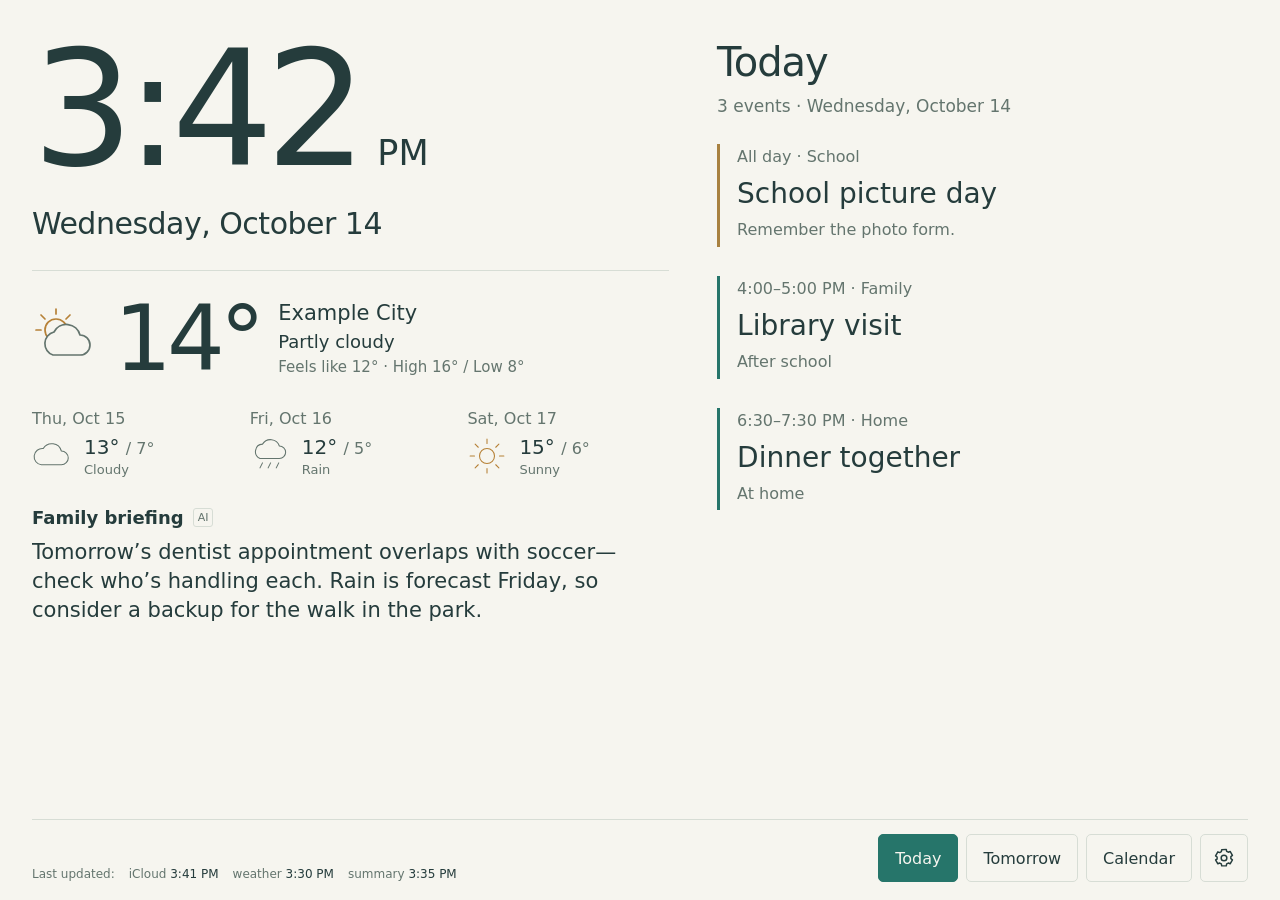
<file: design/native-ui/index.html>
<!doctype html>
<html lang="en">
<head>
<meta charset="utf-8">
<meta name="viewport" content="width=device-width,initial-scale=1">
<meta name="color-scheme" content="light dark">
<meta name="referrer" content="no-referrer">
<link rel="icon" href="data:image/svg+xml,%3Csvg xmlns='http://www.w3.org/2000/svg' viewBox='0 0 24 24'%3E%3Ccircle cx='12' cy='12' r='8' fill='%2326756a'/%3E%3C/svg%3E">
<title>Porthole · Native layout mockup</title>
<style>
:root{--bg:#f6f5ef;--text:#253c3c;--muted:#64756e;--line:#d7ddd5;--accent:#26756a;--active:#e3ebe3;--paper:#fffefa;--sun:#b68137;--warning:#985222;--warning-bg:#f5e9d9;--school:#a88140;color-scheme:light}
*{box-sizing:border-box}body{margin:0;background:var(--bg);color:var(--text);font-family:"DejaVu Sans",Arial,sans-serif}body.dark{--bg:#171d25;--text:#e6ebe9;--muted:#a3b3b8;--line:#39464f;--accent:#82c6b6;--active:#28564d;--paper:#202a33;--sun:#d7b16b;--warning:#efba83;--warning-bg:#3d3029;--school:#d1b174;color-scheme:dark}
button,input,textarea{font:inherit}button{color:inherit;cursor:pointer;background:transparent;border:1px solid var(--line);border-radius:5px;min-height:48px;padding:10px 18px;touch-action:manipulation}button:hover{background:var(--active)}button:focus-visible,input:focus-visible,textarea:focus-visible{outline:3px solid var(--accent);outline-offset:3px}button[aria-pressed="true"],button[aria-selected="true"]{background:var(--accent);color:var(--bg);border-color:var(--accent)}body.dark button[aria-pressed="true"],body.dark button[aria-selected="true"]{color:#13241f}h1,h2,h3,p{margin:0}svg{display:block;flex:none}.symbols{position:absolute;width:0;height:0;overflow:hidden}[hidden]{display:none!important}
.display{height:100dvh;min-height:600px;min-width:640px;padding:30px 32px 18px;display:flex;flex-direction:column;gap:20px}.board{display:grid;grid-template-columns:minmax(0,1.2fr) minmax(0,1fr);gap:48px;min-height:0;flex:1}.conditions{min-width:0;display:flex;flex-direction:column}.clock-line{display:flex;align-items:baseline;gap:18px;white-space:nowrap}.clock{font-size:160px;line-height:1;font-weight:400;letter-spacing:-8px;font-variant-numeric:tabular-nums}.meridiem{font-size:35px;line-height:1;letter-spacing:0}.date{font-size:30px;line-height:1.35;margin:14px 0 25px;letter-spacing:-.5px}.weather{border-top:1px solid var(--line);padding-top:22px}.weather-now{display:flex;align-items:center;gap:18px}.weather-now .wx{width:64px;height:64px}.temperature{font-size:91px;line-height:1;letter-spacing:-5px}.weather-copy{display:flex;flex-direction:column;gap:6px}.weather-copy h2{font-size:21px;font-weight:500}.weather-copy p{font-size:18px}.weather-copy .feels{font-size:15px;color:var(--muted)}.wx{width:40px;height:40px;color:var(--muted);stroke-width:1.7}.wx .sun{color:var(--sun)}.forecast{display:grid;grid-template-columns:repeat(3,minmax(0,1fr));gap:16px;margin-top:25px}.forecast-day{display:grid;grid-template-columns:40px minmax(0,1fr);gap:7px 12px;align-items:center}.forecast-day h3{grid-column:1/-1;font-size:16px;font-weight:400;color:var(--muted)}.forecast-temp{font-size:20px;white-space:nowrap}.low{color:var(--muted);font-size:16px}.forecast-condition{display:block;color:var(--muted);font-size:13px;margin-top:3px}
.briefing{margin-top:30px;min-height:142px;max-height:142px;overflow:hidden}.briefing-heading{display:flex;align-items:center;gap:9px;margin-bottom:10px}.briefing h2{font-size:18px;font-weight:600}.ai-label{font-size:11px;color:var(--muted);border:1px solid var(--line);border-radius:3px;padding:2px 4px}.briefing-text{font-size:21px;line-height:1.4;max-height:89px;height:89px;overflow:hidden;overflow-wrap:anywhere;display:-webkit-box;-webkit-box-orient:vertical;-webkit-line-clamp:3}.briefing-note{font-size:12px;color:var(--muted);margin-top:5px}
.agenda{display:flex;flex-direction:column;min-height:0;min-width:0;padding-top:8px}.agenda h1{font-size:40px;line-height:1.2;font-weight:400;letter-spacing:-1px}.agenda-caption{font-size:17px;color:var(--muted);margin-top:10px}.events{margin-top:28px;overflow:auto;min-height:0;scrollbar-width:thin;scrollbar-color:var(--line) transparent;padding-right:8px}.event{border-left:3px solid var(--accent);padding:2px 0 5px 17px;margin-bottom:29px}.event.school{border-color:var(--school)}.event-meta{font-size:16px;color:var(--muted);line-height:1.4}.event h2{font-weight:400;font-size:28px;line-height:1.25;margin-top:8px;overflow-wrap:anywhere}.event-place{font-size:16px;color:var(--muted);margin-top:8px;line-height:1.4}.empty{font-size:24px;line-height:1.4;max-width:340px}.empty-note{font-size:16px;color:var(--muted);margin-top:12px}.control-bar{display:grid;grid-template-columns:minmax(0,1fr) auto;align-items:center;gap:20px;border-top:1px solid var(--line);padding-top:14px;flex-shrink:0}.updated{align-self:end;display:flex;flex-wrap:wrap;align-items:baseline;column-gap:14px;row-gap:5px;font-size:12px;line-height:1.35;color:var(--muted)}.updated-label{white-space:nowrap}.source-time{white-space:nowrap}.source-time time{color:var(--text)}.source-time.warning,.source-time.warning time{color:var(--warning)}.navigation{display:flex;align-items:center;gap:8px;white-space:nowrap}.navigation button{font-size:16px;padding:10px 16px}.navigation .gear{width:48px;min-width:48px;padding:12px;position:relative}.gear svg{width:22px;height:22px}.issue-count{position:absolute;right:-5px;top:-5px;min-width:19px;height:19px;border-radius:10px;background:var(--warning);color:var(--bg);font-size:11px;display:grid;place-items:center;border:2px solid var(--bg)}
.calendar-pane{display:flex;flex-direction:column;min-height:0;min-width:0}.month-header{display:flex;align-items:center;justify-content:space-between;margin-bottom:24px;gap:14px}.month-header h2{font-size:30px;line-height:1.2;font-weight:400;letter-spacing:-.5px}.month-actions{display:flex;gap:8px}.month-actions button{padding:8px 12px}.weekdays{display:grid;grid-template-columns:repeat(7,1fr);text-align:center;color:var(--muted);font-size:13px;margin-bottom:8px}.month-grid{display:grid;grid-template-columns:repeat(7,minmax(0,1fr));grid-template-rows:repeat(6,minmax(48px,1fr));flex:1;min-height:0;gap:5px}.month-day{border:0;border-radius:5px;padding:10px 0;display:flex;flex-direction:column;align-items:center;justify-content:center;gap:9px;font-size:20px}.month-day.outside{color:var(--muted);opacity:.45}.month-day.today{box-shadow:inset 0 0 0 1px var(--accent)}.day-dots{height:4px;display:flex;gap:4px}.day-dots i{background:var(--accent);width:4px;height:4px;border-radius:100%}.day-dots i.school{background:var(--school)}.calendar-legend{display:flex;gap:20px;margin-top:18px;font-size:12px;color:var(--muted)}.calendar-legend span{display:flex;align-items:center;gap:7px}.legend-dot{width:5px;height:5px;border-radius:100%;background:var(--accent)}.legend-dot.school{background:var(--school)}
dialog{color:var(--text);background:var(--bg);border:1px solid var(--line);border-radius:8px;inset:18px;margin:auto;width:calc(100% - 36px);height:calc(100dvh - 36px);max-width:1244px;max-height:1244px;padding:26px 28px;box-shadow:0 16px 64px #0002;overflow:hidden}dialog::backdrop{background:#101f264a}.settings-shell{height:100%;display:flex;flex-direction:column;gap:24px}.settings-header{display:flex;align-items:center;justify-content:space-between;gap:16px}.settings-header h2{font-size:32px;letter-spacing:-.5px;font-weight:400}.settings-tabs{display:flex;gap:8px;overflow-x:auto;flex-shrink:0}.settings-tabs button{font-size:15px;padding:10px 16px;white-space:nowrap}.settings-content{min-height:0;flex:1;overflow:auto;scrollbar-width:thin;padding:2px 4px 20px}.settings-content h3{font-weight:500;font-size:24px;margin-bottom:12px}.settings-content p{font-size:17px;line-height:1.5;max-width:730px}.muted{color:var(--muted)}.setting-section+.setting-section{border-top:1px solid var(--line);padding-top:24px;margin-top:24px}.action-row{display:flex;flex-wrap:wrap;gap:10px;margin-top:18px}.setting-note{font-size:13px!important;color:var(--muted);margin-top:12px}.settings-foot{font-size:12px;color:var(--muted);border-top:1px solid var(--line);padding-top:12px}.theme-options button{min-width:130px}.settings-field{display:block;margin-top:20px}.settings-field span{display:block;font-size:15px;margin-bottom:8px}textarea{display:block;width:min(100%,740px);height:85px;resize:vertical;color:var(--text);background:var(--paper);border:1px solid var(--line);border-radius:4px;padding:12px;font-size:16px;line-height:1.4}.service-table{width:100%;border-collapse:collapse;margin-top:18px;font-size:15px}.service-table th,.service-table td{text-align:left;padding:15px 12px;border-bottom:1px solid var(--line);font-weight:400}.service-table th{font-size:12px;color:var(--muted);padding-top:5px}.service-table td:first-child{padding-left:0}.healthy{color:var(--accent)}.warning-text{color:var(--warning)}.issue{margin-top:20px;border-left:3px solid var(--warning);padding:12px 16px;background:var(--warning-bg)}.issue h4{font-size:17px;font-weight:500;margin:0 0 8px}.issue p{font-size:15px}.issue time{font-size:12px;color:var(--muted)}.debug-facts{display:grid;grid-template-columns:repeat(3,minmax(0,1fr));gap:20px;margin-top:22px}.debug-fact strong{display:block;font-size:22px;font-weight:500}.debug-fact span{display:block;color:var(--muted);font-size:13px;margin-top:5px}.status-feedback{min-height:20px;font-size:13px!important;color:var(--accent);margin-top:12px}
@media(max-width:960px){.display{padding:24px 26px 16px;gap:20px}.board{grid-template-columns:1fr;grid-template-rows:auto minmax(0,1fr);gap:28px}.clock{font-size:118px;letter-spacing:-6px}.meridiem{font-size:30px}.date{font-size:27px;margin:12px 0 22px}.weather-now{gap:18px}.weather-copy{gap:6px}.temperature{font-size:80px}.forecast{margin-top:20px}.briefing{margin-top:25px;min-height:136px;max-height:136px}.briefing-text{font-size:20px;line-height:1.4;max-height:85px;height:85px}.agenda{padding-top:0}.agenda h1{font-size:34px}.events{margin-top:22px}.event h2{font-size:27px}.event{margin-bottom:24px}.control-bar{gap:14px}.updated{column-gap:9px;font-size:11px;max-width:350px}.navigation button{font-size:14px;padding:10px 13px}.navigation{gap:6px}.month-grid{min-height:345px}.calendar-pane{height:495px}.month-header{margin-bottom:15px}.settings-tabs button{padding:10px 12px;font-size:14px}.debug-facts{gap:12px}}
@media(min-width:961px) and (max-height:720px){.display{padding-top:24px;gap:16px}.clock{font-size:127px}.date{font-size:27px;margin-bottom:18px}.weather{padding-top:18px}.temperature{font-size:77px}.weather-now .wx{width:52px;height:52px}.forecast{margin-top:18px}.briefing{margin-top:22px}.briefing-text{font-size:19px;line-height:1.4;max-height:81px;height:81px}.agenda h1{font-size:35px}.event{margin-bottom:21px}.event h2{font-size:25px}}
</style>
</head>
<body>
<svg class="symbols" xmlns="http://www.w3.org/2000/svg" aria-hidden="true"><defs>
<symbol id="sunny" viewBox="0 0 64 64"><g fill="none" stroke="currentColor" stroke-linecap="round" class="sun" style="color:var(--sun)"><circle cx="32" cy="32" r="12"/><path d="M32 5v7m0 40v7M5 32h7m40 0h7M13 13l5 5m28 28 5 5M13 51l5-5m28-28 5-5"/></g></symbol>
<symbol id="cloudy" viewBox="0 0 64 64"><path fill="none" stroke="currentColor" stroke-linejoin="round" d="M15 46h32a11 11 0 0 0 0-22 16 16 0 0 0-29-4 13 13 0 0 0-3 26Z"/></symbol>
<symbol id="partly-cloudy" viewBox="0 0 64 64"><g fill="none" stroke="currentColor" stroke-linecap="round" class="sun" style="color:var(--sun)"><circle cx="24" cy="24" r="11"/><path d="M24 3v5M4 24h5M9 9l4 4m25-4-4 4"/></g><path fill="var(--bg)" stroke="currentColor" stroke-linejoin="round" d="M21 49h27a10 10 0 0 0 0-20 14 14 0 0 0-26-3 12 12 0 0 0-1 23Z"/></symbol>
<symbol id="rain" viewBox="0 0 64 64"><g fill="none" stroke="currentColor" stroke-linecap="round" stroke-linejoin="round"><path d="M16 36h31a10 10 0 0 0 0-20 15 15 0 0 0-27-3 12 12 0 0 0-4 23Z"/><path d="m20 43-4 8m17-8-4 8m17-8-4 8"/></g></symbol>
<symbol id="gear" viewBox="0 0 24 24"><g fill="none" stroke="currentColor" stroke-width="1.6" stroke-linejoin="round"><path d="m9.5 3-.4 2.1-1.8 1-2-.8-2.5 4.3 1.7 1.3v2.2L2.8 14l2.5 4.3 2-.8 1.8 1 .4 2.1h5l.4-2.1 1.8-1 2 .8 2.5-4.3-1.7-1.3v-2.2l1.7-1.3-2.5-4.3-2 .8-1.8-1-.4-2.1z"/><circle cx="12" cy="12" r="3.1"/></g></symbol>
</defs></svg>
<div class="display" id="display">
 <main class="board" id="board">
  <section class="conditions" id="conditions" aria-label="Clock, Weather and family briefing">
   <div class="clock-line" aria-label="3:42 PM"><span class="clock">3:42</span><span class="meridiem">PM</span></div>
   <p class="date">Wednesday, October 14</p>
   <section class="weather" aria-label="Weather">
    <div class="weather-now"><svg class="wx" role="img" aria-label="Partly cloudy"><use href="#partly-cloudy"/></svg><span class="temperature">14°</span><div class="weather-copy"><h2>Example City</h2><p>Partly cloudy</p><p class="feels">Feels like 12° · High 16° / Low 8°</p></div></div>
    <div class="forecast">
     <div class="forecast-day"><h3>Thu, Oct 15</h3><svg class="wx" role="img" aria-label="Cloudy"><use href="#cloudy"/></svg><div class="forecast-temp">13° <span class="low">/ 7°</span><span class="forecast-condition">Cloudy</span></div></div>
     <div class="forecast-day"><h3>Fri, Oct 16</h3><svg class="wx" role="img" aria-label="Rain"><use href="#rain"/></svg><div class="forecast-temp">12° <span class="low">/ 5°</span><span class="forecast-condition">Rain</span></div></div>
     <div class="forecast-day"><h3>Sat, Oct 17</h3><svg class="wx" role="img" aria-label="Sunny"><use href="#sunny"/></svg><div class="forecast-temp">15° <span class="low">/ 6°</span><span class="forecast-condition">Sunny</span></div></div>
    </div>
   </section>
   <section class="briefing" aria-labelledby="briefing-title"><div class="briefing-heading"><h2 id="briefing-title">Family briefing</h2><span class="ai-label">AI</span></div><p class="briefing-text" id="briefing-text"></p><p class="briefing-note" id="briefing-note" hidden>Last successful briefing · source data is stale</p></section>
  </section>
  <section class="calendar-pane" id="calendar-pane" aria-label="Month calendar" hidden><div class="month-header"><h2 id="month-title">October 2026</h2><div class="month-actions"><button id="previous-month" aria-label="Previous month">‹</button><button id="calendar-today">This month</button><button id="next-month" aria-label="Next month">›</button></div></div><div class="weekdays" aria-hidden="true"><span>Sun</span><span>Mon</span><span>Tue</span><span>Wed</span><span>Thu</span><span>Fri</span><span>Sat</span></div><div class="month-grid" id="month-grid"></div><div class="calendar-legend"><span><i class="legend-dot"></i>Family</span><span><i class="legend-dot school"></i>School</span></div></section>
  <section class="agenda" aria-labelledby="agenda-title"><h1 id="agenda-title">Today</h1><p class="agenda-caption" id="agenda-caption">3 events · Wednesday, October 14</p><div class="events" id="events"></div></section>
 </main>
 <footer class="control-bar"><div class="updated" aria-label="Last updated"><span class="updated-label">Last updated:</span><span class="source-time">iCloud <time>3:41 PM</time></span><span class="source-time" id="weather-updated">weather <time>3:30 PM</time></span><span class="source-time">summary <time>3:35 PM</time></span></div><nav class="navigation" aria-label="Dashboard views and settings"><button data-view="today" aria-pressed="true">Today</button><button data-view="tomorrow" aria-pressed="false">Tomorrow</button><button data-view="calendar" aria-pressed="false">Calendar</button><button class="gear" id="open-settings" aria-label="Settings" title="Settings"><svg aria-hidden="true"><use href="#gear"/></svg><span class="issue-count" id="issue-count" hidden>1</span></button></nav></footer>
</div>
<dialog id="settings" aria-labelledby="settings-title"><div class="settings-shell"><header class="settings-header"><h2 id="settings-title">Settings</h2><button id="close-settings">Back to dashboard</button></header><nav class="settings-tabs" aria-label="Settings sections" role="tablist"><button data-settings="wifi" role="tab" aria-selected="true" aria-controls="settings-content">Wi-Fi</button><button data-settings="icloud" role="tab" aria-selected="false" aria-controls="settings-content">iCloud</button><button data-settings="display" role="tab" aria-selected="false" aria-controls="settings-content">Display</button><button data-settings="data" role="tab" aria-selected="false" aria-controls="settings-content">Data</button><button data-settings="ai" role="tab" aria-selected="false" aria-controls="settings-content">AI</button><button data-settings="debug" role="tab" aria-selected="false" aria-controls="settings-content">Errors & debugging</button></nav><div class="settings-content" id="settings-content" role="tabpanel"></div><p class="settings-foot">Interactive layout mockup · All events, weather, times and diagnostics are fictional. No live connections.</p></div></dialog>
<script>
'use strict';
const today='2026-10-14', tomorrow='2026-10-15';
const samples={
 '2026-10-14':[{time:'All day',calendar:'School',title:'School picture day',place:'Remember the photo form.',school:true},{time:'4:00–5:00 PM',calendar:'Family',title:'Library visit',place:'After school'},{time:'6:30–7:30 PM',calendar:'Home',title:'Dinner together',place:'At home'}],
 '2026-10-15':[{time:'3:30–4:30 PM',calendar:'Family',title:'Dentist appointment',place:'Downtown dental clinic'},{time:'4:00–5:00 PM',calendar:'Family',title:'Soccer practice',place:'Community field'},{time:'7:00–8:00 PM',calendar:'School',title:'Parent council meeting',place:'School library',school:true}],
 '2026-10-16':[{time:'5:00–6:00 PM',calendar:'Family',title:'Walk in the park',place:'Weather permitting'}],
 '2026-10-17':[{time:'10:00 AM–12:00 PM',calendar:'Family',title:'Visit the farmers’ market',place:'Town square'}]
};
const originalBriefing='Tomorrow’s dentist appointment overlaps with soccer—check who’s handling each. Rain is forecast Friday, so consider a backup for the walk in the park.';
let view='today',selectedDay=today,month=new Date(2026,9,1),settingsTab='wifi',weatherError=false;
let briefing=originalBriefing;
const byId=id=>document.getElementById(id);
const make=(tag,className,text)=>{const node=document.createElement(tag);if(className)node.className=className;if(text!==undefined)node.textContent=text;return node;};
function setBriefing(value){briefing=Array.from(value).slice(0,280).join('');byId('briefing-text').textContent=briefing;}
function dateLabel(iso,options){return new Date(iso+'T12:00:00').toLocaleDateString('en-CA',options);}
function renderAgenda(){
 const events=samples[selectedDay]||[];
 byId('agenda-title').textContent=view==='today'?'Today':view==='tomorrow'?'Tomorrow':dateLabel(selectedDay,{weekday:'long',month:'short',day:'numeric'});
 byId('agenda-caption').textContent=events.length+' '+(events.length===1?'event':'events')+' · '+dateLabel(selectedDay,{weekday:'long',month:'long',day:'numeric'});
 const container=byId('events');container.replaceChildren();
 for(const event of events){const item=make('article','event'+(event.school?' school':''));item.append(make('p','event-meta',event.time+' · '+event.calendar),make('h2','',event.title),make('p','event-place',event.place));container.append(item);}
 if(!events.length){container.append(make('p','empty','Nothing scheduled for this day.'),make('p','empty-note','A little breathing room.'));}
}
function setView(next){view=next;selectedDay=next==='tomorrow'?tomorrow:today;byId('conditions').hidden=next==='calendar';byId('calendar-pane').hidden=next!=='calendar';for(const button of document.querySelectorAll('[data-view]'))button.setAttribute('aria-pressed',String(button.dataset.view===next));if(next==='calendar')renderMonth();renderAgenda();}
function iso(date){return date.getFullYear()+'-'+String(date.getMonth()+1).padStart(2,'0')+'-'+String(date.getDate()).padStart(2,'0');}
function renderMonth(){
 byId('month-title').textContent=month.toLocaleDateString('en-CA',{month:'long',year:'numeric'});const grid=byId('month-grid');grid.replaceChildren();const first=new Date(month.getFullYear(),month.getMonth(),1-month.getDay());
 for(let index=0;index<42;index++){const date=new Date(first.getFullYear(),first.getMonth(),first.getDate()+index),day=iso(date);const button=make('button','month-day'+(date.getMonth()!==month.getMonth()?' outside':'')+(day===today?' today':''));button.setAttribute('aria-label',dateLabel(day,{weekday:'long',month:'long',day:'numeric'})+((samples[day]||[]).length?' · '+samples[day].length+' events':''));button.setAttribute('aria-pressed',String(day===selectedDay));button.append(make('span','',String(date.getDate())));const dots=make('span','day-dots');dots.setAttribute('aria-hidden','true');for(const event of (samples[day]||[]).slice(0,3))dots.append(make('i',event.school?'school':''));button.append(dots);button.addEventListener('click',()=>{selectedDay=day;renderMonth();renderAgenda();});grid.append(button);}
}
function button(text,action){const element=make('button','',text);element.type='button';element.addEventListener('click',action);return element;}
function setTheme(dark){document.body.classList.toggle('dark',dark);if(settingsTab==='display')renderSettings();}
function setError(active){weatherError=active;byId('weather-updated').classList.toggle('warning',active);byId('weather-updated').replaceChildren(document.createTextNode('weather '),make('time','',active?'3:30 PM · stale':'3:30 PM'));byId('issue-count').hidden=!active;byId('open-settings').setAttribute('aria-label',active?'Settings · 1 issue':'Settings');byId('briefing-note').hidden=!active;if(settingsTab==='debug')renderSettings();}
function renderSettings(){
 const target=byId('settings-content');target.replaceChildren();for(const tab of document.querySelectorAll('[data-settings]'))tab.setAttribute('aria-selected',String(tab.dataset.settings===settingsTab));
 const section=make('section','setting-section');target.append(section);
 const paragraph=(text,muted=false)=>section.append(make('p',muted?'muted':'',text));
 const actions=(...values)=>{const row=make('div','action-row');row.append(...values);section.append(row);return row;};
 if(settingsTab==='wifi'){section.append(make('h3','','Wi-Fi'));paragraph('Connected to your saved network.');paragraph('The frame reconnects automatically after restarting.',true);actions(button('Choose a different network',()=>{feedback('The native Wi-Fi picker would open here.');}));}
 else if(settingsTab==='icloud'){section.append(make('h3','','iCloud calendars'));paragraph('Account remembered · Calendar checked at 3:41 PM.');paragraph('Selected calendars: Family, Home, School.',true);actions(button('Change calendars',()=>feedback('The calendar selection would open here.')),button('Replace password',()=>feedback('A password form with Show password would open here.')));}
 else if(settingsTab==='display'){section.append(make('h3','','Appearance'));paragraph('Choose a look. Rotation follows the frame.',true);const light=button('Light',()=>setTheme(false)),dark=button('Dark',()=>setTheme(true));light.setAttribute('aria-pressed',String(!document.body.classList.contains('dark')));dark.setAttribute('aria-pressed',String(document.body.classList.contains('dark')));actions(light,dark).classList.add('theme-options');}
 else if(settingsTab==='data'){section.append(make('h3','','Data sources'));paragraph('Weather · Open-Meteo');paragraph('Calendar checks every minute. Weather refreshes every 15 minutes. The AI briefing updates when context changes, at most hourly.',true);actions(button('Refresh live data',()=>feedback('The native app would request fresh calendar and weather data here.')));}
 else if(settingsTab==='ai'){section.append(make('h3','','Family briefing'));paragraph('The briefing uses today and the next three days. It stays within 280 characters, with a fixed-height text area.');const field=make('label','settings-field');field.append(make('span','','Family priorities'));const textarea=make('textarea');textarea.maxLength=240;textarea.value='Highlight scheduling overlaps, early starts, and weather relevant to outdoor plans.';field.append(textarea);section.append(field);paragraph('Automatic updates at most hourly · Monthly app limit US$1.',true);actions(button('Try a long briefing',()=>{setBriefing('Tomorrow’s dentist appointment overlaps with soccer, so check who’s handling each. Friday’s walk may need a backup because rain is forecast. School picture day is today; remember the photo form. The farmers’ market is Saturday morning. Make a little time to prepare for the next few days.');feedback('A 280-character example is now shown on the dashboard.');}),button('Restore short briefing',()=>{setBriefing(originalBriefing);feedback('Short briefing restored.');}));}
 else{
  section.append(make('h3','','Errors & debugging'));paragraph(weatherError?'1 issue needs attention':'No active issues',!weatherError);
  const table=make('table','service-table');table.innerHTML='<thead><tr><th scope="col">Service</th><th scope="col">Status</th><th scope="col">Last success</th></tr></thead><tbody><tr><td>Wi-Fi</td><td class="healthy">Connected</td><td>Since 1:28 PM</td></tr><tr><td>iCloud</td><td class="healthy">Up to date</td><td>3:41 PM</td></tr><tr><td>Weather</td><td class="'+(weatherError?'warning-text':'healthy')+'">'+(weatherError?'Stale · retry pending':'Up to date')+'</td><td>3:30 PM</td></tr><tr><td>AI briefing</td><td class="healthy">Last result available</td><td>3:35 PM</td></tr></tbody>';section.append(table);
  if(weatherError){const issue=make('article','issue');issue.append(make('h4','','Weather refresh timed out'),make('p','','Kept the last forecast. Automatic retry in 15 minutes.'),make('time','','Today, 3:45 PM · Connection timeout'));section.append(issue);}
  const facts=make('div','debug-facts');for(const [value,name] of [['810 MB','Memory available'],['1h 44m','Uptime'],['$0.000108','Estimated AI spend']]){const fact=make('div','debug-fact');fact.append(make('strong','',value),make('span','',name));facts.append(fact);}section.append(facts);
  actions(button('Simulate weather error',()=>setError(true)),button('Clear issues',()=>setError(false)),button('Copy safe diagnostics',async()=>{const value=JSON.stringify({mockup:true,services:{wifi:'connected',icloud:'up-to-date',weather:weatherError?'timeout':'up-to-date',summary:'cached'},availableMemoryMB:810},null,2);try{await navigator.clipboard.writeText(value);feedback('Sample diagnostics copied. No secrets or event contents.');}catch{feedback('Clipboard unavailable in this preview. No data was copied.');}}));
  section.append(make('p','setting-note','Diagnostics show service health and useful errors, with passwords, API keys, account details and event contents excluded.'));
 }
 section.append(make('p','status-feedback',''));target.scrollTop=0;
}
function feedback(text){const node=byId('settings-content').querySelector('.status-feedback');node.textContent=text;node.setAttribute('role','status');}
for(const element of document.querySelectorAll('[data-view]'))element.addEventListener('click',()=>setView(element.dataset.view));
for(const element of document.querySelectorAll('[data-settings]'))element.addEventListener('click',()=>{settingsTab=element.dataset.settings;renderSettings();});
byId('open-settings').addEventListener('click',()=>{renderSettings();byId('settings').showModal();});byId('close-settings').addEventListener('click',()=>byId('settings').close());
byId('previous-month').addEventListener('click',()=>{month=new Date(month.getFullYear(),month.getMonth()-1,1);renderMonth();});byId('next-month').addEventListener('click',()=>{month=new Date(month.getFullYear(),month.getMonth()+1,1);renderMonth();});byId('calendar-today').addEventListener('click',()=>{month=new Date(2026,9,1);selectedDay=today;renderMonth();renderAgenda();});
const params=new URLSearchParams(location.search);if(params.get('theme')==='dark')document.body.classList.add('dark');setBriefing(originalBriefing);setView(params.get('view')==='calendar'?'calendar':params.get('view')==='tomorrow'?'tomorrow':'today');
if(params.get('settings')){settingsTab=['wifi','icloud','display','data','ai','debug'].includes(params.get('settings'))?params.get('settings'):'wifi';renderSettings();byId('settings').showModal();}
</script>
</body>
</html>
</file>
